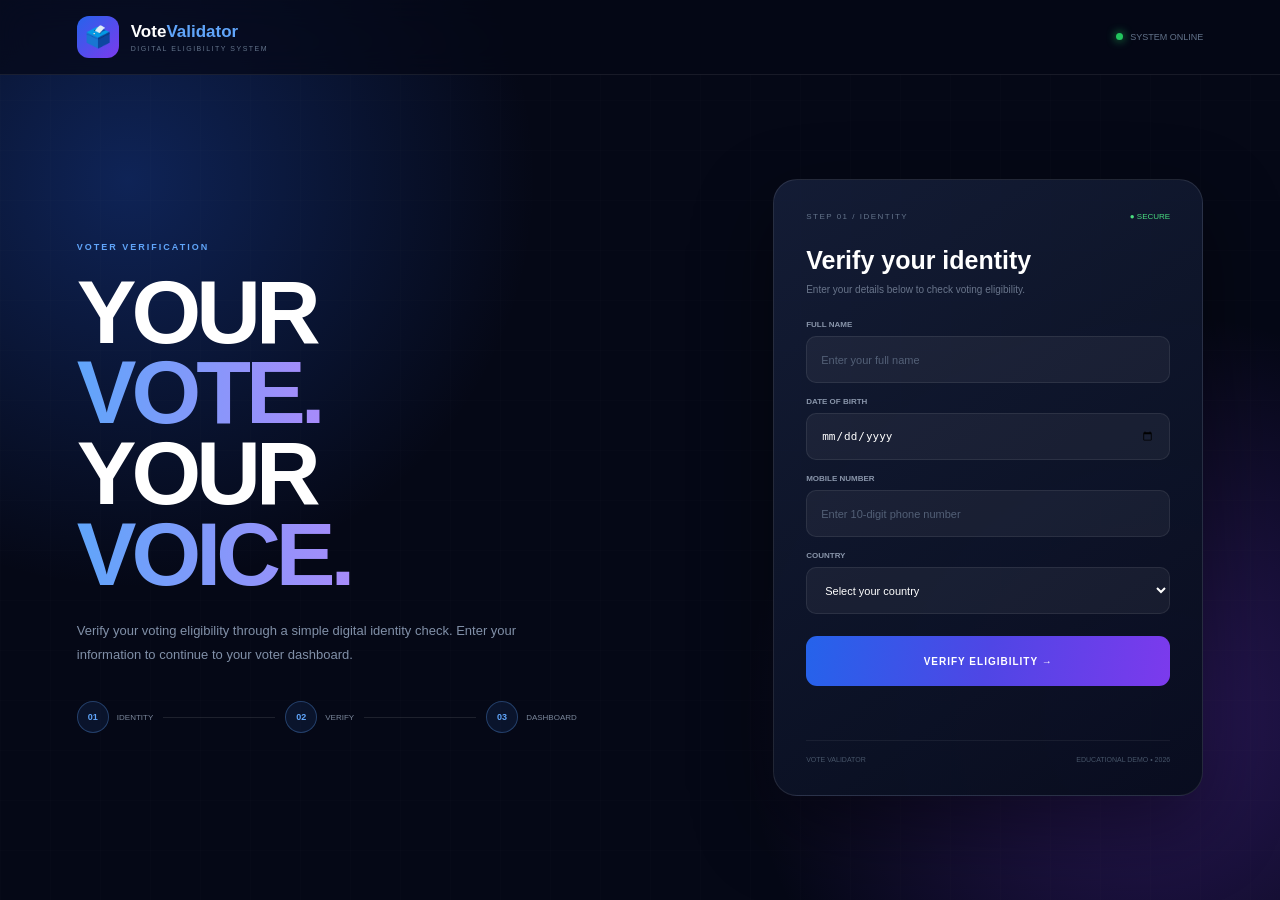
<file: index.html>
<!DOCTYPE html>
<html lang="en">

<head>

    <meta charset="UTF-8">

    <meta name="viewport"
          content="width=device-width, initial-scale=1.0">

    <title>Vote Validator</title>

    <style>

        * {
            margin: 0;
            padding: 0;
            box-sizing: border-box;
        }

        body {
            font-family: Arial, sans-serif;
            min-height: 100vh;
            background: #050816;
            color: white;
            overflow-x: hidden;
        }

        .background {
            position: fixed;
            inset: 0;
            z-index: -1;
            background:
                radial-gradient(circle at 10% 20%,
                rgba(37,99,235,.3),
                transparent 30%),
                radial-gradient(circle at 90% 80%,
                rgba(124,58,237,.3),
                transparent 30%),
                #050816;
        }

        .grid {
            position: absolute;
            inset: 0;
            opacity: .15;
            background-image:
                linear-gradient(rgba(255,255,255,.06) 1px,
                transparent 1px),
                linear-gradient(90deg,
                rgba(255,255,255,.06) 1px,
                transparent 1px);
            background-size: 50px 50px;
        }

        /* NAVBAR */

        .navbar {
            height: 75px;
            padding: 0 6%;
            display: flex;
            align-items: center;
            justify-content: space-between;
            border-bottom: 1px solid rgba(255,255,255,.08);
            background: rgba(5,8,22,.7);
            backdrop-filter: blur(15px);
        }

        .brand {
            display: flex;
            align-items: center;
            gap: 12px;
        }

        .brandIcon {
            width: 42px;
            height: 42px;
            border-radius: 12px;
            display: flex;
            align-items: center;
            justify-content: center;
            background: linear-gradient(135deg,#2563eb,#7c3aed);
            font-size: 21px;
        }

        .brand h2 {
            font-size: 17px;
        }

        .brand h2 span {
            color: #60a5fa;
        }

        .brand small {
            display: block;
            color: #64748b;
            font-size: 7px;
            letter-spacing: 1.5px;
            margin-top: 3px;
        }

        .status {
            color: #64748b;
            font-size: 9px;
        }

        .statusDot {
            display: inline-block;
            width: 7px;
            height: 7px;
            border-radius: 50%;
            background: #22c55e;
            box-shadow: 0 0 10px #22c55e;
            margin-right: 5px;
        }

        /* MAIN */

        .main {
            width: 88%;
            max-width: 1200px;
            min-height: calc(100vh - 75px);
            margin: auto;
            display: grid;
            grid-template-columns: 1fr 430px;
            gap: 70px;
            align-items: center;
        }

        /* LEFT */

        .miniTitle {
            color: #60a5fa;
            font-size: 9px;
            font-weight: bold;
            letter-spacing: 2px;
            margin-bottom: 20px;
        }

        .left h1 {
            font-size: clamp(55px,7vw,90px);
            line-height: .9;
            letter-spacing: -5px;
        }

        .blue {
            background: linear-gradient(90deg,#60a5fa,#a78bfa);
            -webkit-background-clip: text;
            color: transparent;
        }

        .description {
            max-width: 500px;
            color: #8190a8;
            font-size: 13px;
            line-height: 1.8;
            margin-top: 25px;
        }

        .steps {
            display: flex;
            align-items: center;
            max-width: 500px;
            margin-top: 35px;
        }

        .step {
            display: flex;
            align-items: center;
            gap: 8px;
        }

        .stepNumber {
            width: 32px;
            height: 32px;
            border-radius: 50%;
            border: 1px solid rgba(96,165,250,.3);
            background: rgba(59,130,246,.1);
            display: flex;
            align-items: center;
            justify-content: center;
            color: #60a5fa;
            font-size: 9px;
            font-weight: bold;
        }

        .stepText {
            color: #7b879b;
            font-size: 8px;
        }

        .line {
            height: 1px;
            flex: 1;
            background: rgba(255,255,255,.1);
            margin: 0 10px;
        }

        /* CARD */

        .card {
            padding: 32px;
            border-radius: 24px;
            background: linear-gradient(
                145deg,
                rgba(20,29,55,.96),
                rgba(8,13,29,.96)
            );
            border: 1px solid rgba(255,255,255,.1);
            box-shadow: 0 30px 80px rgba(0,0,0,.45);
        }

        .cardTop {
            display: flex;
            justify-content: space-between;
            margin-bottom: 25px;
        }

        .cardLabel {
            color: #64748b;
            font-size: 8px;
            letter-spacing: 1.5px;
        }

        .secure {
            color: #4ade80;
            font-size: 8px;
        }

        .card h2 {
            font-size: 25px;
            margin-bottom: 7px;
        }

        .intro {
            color: #69758b;
            font-size: 10px;
            line-height: 1.6;
            margin-bottom: 22px;
        }

        .field {
            margin-bottom: 14px;
        }

        .field label {
            display: block;
            color: #8995aa;
            font-size: 8px;
            font-weight: bold;
            margin-bottom: 7px;
        }

        input,
        select {
            width: 100%;
            height: 47px;
            border-radius: 10px;
            border: 1px solid rgba(255,255,255,.08);
            background: rgba(255,255,255,.05);
            color: white;
            outline: none;
            padding: 0 14px;
            font-size: 11px;
        }

        select {
            cursor: pointer;
        }

        select option {
            background: #111827;
            color: white;
        }

        input::placeholder {
            color: #536077;
        }

        input:focus,
        select:focus {
            border-color: #3b82f6;
            box-shadow: 0 0 0 3px rgba(59,130,246,.1);
        }

        /* BUTTON */

        .checkButton {
            width: 100%;
            height: 50px;
            margin-top: 8px;
            border: none;
            border-radius: 11px;
            background: linear-gradient(
                100deg,
                #2563eb,
                #4f46e5,
                #7c3aed
            );
            color: white;
            font-size: 10px;
            font-weight: bold;
            letter-spacing: 1px;
            cursor: pointer;
            transition: .25s;
        }

        .checkButton:hover {
            transform: translateY(-2px);
            box-shadow: 0 15px 30px rgba(59,130,246,.3);
        }

        #result {
            min-height: 25px;
            text-align: center;
            margin-top: 14px;
            font-size: 10px;
            font-weight: bold;
        }

        .footer {
            border-top: 1px solid rgba(255,255,255,.06);
            margin-top: 15px;
            padding-top: 15px;
            display: flex;
            justify-content: space-between;
            color: #475569;
            font-size: 7px;
        }

        @media(max-width:900px) {

            body {
                overflow-y: auto;
            }

            .main {
                grid-template-columns: 1fr;
                gap: 40px;
                padding: 50px 0;
            }

            .left {
                text-align: center;
            }

            .description {
                margin-left: auto;
                margin-right: auto;
            }

            .steps {
                margin-left: auto;
                margin-right: auto;
            }

        }

        @media(max-width:500px) {

            .main {
                width: 90%;
            }

            .left h1 {
                font-size: 55px;
                letter-spacing: -3px;
            }

            .card {
                padding: 25px;
            }

        }

    </style>

</head>


<body>

<div class="background">
    <div class="grid"></div>
</div>


<!-- NAVBAR -->

<header class="navbar">

    <div class="brand">

        <div class="brandIcon">
            🗳️
        </div>

        <div>

            <h2>
                Vote<span>Validator</span>
            </h2>

            <small>
                DIGITAL ELIGIBILITY SYSTEM
            </small>

        </div>

    </div>


    <div class="status">

        <span class="statusDot"></span>

        SYSTEM ONLINE

    </div>

</header>



<!-- MAIN -->

<main class="main">


    <!-- LEFT -->

    <section class="left">

        <div class="miniTitle">
            VOTER VERIFICATION
        </div>


        <h1>

            YOUR

            <br>

            <span class="blue">
                VOTE.
            </span>

            <br>

            YOUR

            <br>

            <span class="blue">
                VOICE.
            </span>

        </h1>


        <p class="description">

            Verify your voting eligibility through
            a simple digital identity check.
            Enter your information to continue
            to your voter dashboard.

        </p>


        <div class="steps">

            <div class="step">

                <div class="stepNumber">
                    01
                </div>

                <div class="stepText">
                    IDENTITY
                </div>

            </div>


            <div class="line"></div>


            <div class="step">

                <div class="stepNumber">
                    02
                </div>

                <div class="stepText">
                    VERIFY
                </div>

            </div>


            <div class="line"></div>


            <div class="step">

                <div class="stepNumber">
                    03
                </div>

                <div class="stepText">
                    DASHBOARD
                </div>

            </div>

        </div>

    </section>



    <!-- FORM -->

    <section>

        <div class="card">

            <div class="cardTop">

                <span class="cardLabel">
                    STEP 01 / IDENTITY
                </span>

                <span class="secure">
                    ● SECURE
                </span>

            </div>


            <h2>
                Verify your identity
            </h2>


            <p class="intro">
                Enter your details below to check
                voting eligibility.
            </p>



            <!-- NAME -->

            <div class="field">

                <label>
                    FULL NAME
                </label>

                <input
                    type="text"
                    id="name"
                    autocomplete="name"
                    placeholder="Enter your full name"
                >

            </div>



            <!-- DOB -->

            <div class="field">

                <label>
                    DATE OF BIRTH
                </label>

                <input
                    type="date"
                    id="dob"
                    autocomplete="bday"
                >

            </div>



            <!-- PHONE -->

            <div class="field">

                <label>
                    MOBILE NUMBER
                </label>

                <input
                    type="tel"
                    id="phone"
                    maxlength="10"
                    autocomplete="tel"
                    placeholder="Enter 10-digit phone number"
                >

            </div>



            <!-- COUNTRY -->

            <div class="field">

                <label>
                    COUNTRY
                </label>

                <select
                    id="country"
                    autocomplete="country"
                >

                    <option value="">
                        Select your country
                    </option>

                    <option value="india">
                        India
                    </option>

                    <option value="usa">
                        United States
                    </option>

                    <option value="uk">
                        United Kingdom
                    </option>

                    <option value="canada">
                        Canada
                    </option>

                </select>

            </div>



            <!-- BUTTON -->

            <button
                type="button"
                class="checkButton"
                onclick="checkVote()">

                VERIFY ELIGIBILITY →

            </button>


            <p id="result"></p>


            <div class="footer">

                <span>
                    VOTE VALIDATOR
                </span>

                <span>
                    EDUCATIONAL DEMO • 2026
                </span>

            </div>

        </div>

    </section>

</main>



<!-- IMPORTANT: JAVASCRIPT IS INSIDE THIS FILE -->

<script>

function checkVote() {

    let name =
        document.getElementById("name").value.trim();

    let dob =
        document.getElementById("dob").value;

    let phone =
        document.getElementById("phone").value.trim();

    let country =
        document.getElementById("country").value;

    let result =
        document.getElementById("result");


    /* EMPTY FIELDS */

    if (
        name === "" ||
        dob === "" ||
        phone === "" ||
        country === ""
    ) {

        result.innerHTML =
            "⚠️ Please enter all details.";

        result.style.color = "#fbbf24";

        return;
    }


    /* PHONE */

    if (!/^[0-9]{10}$/.test(phone)) {

        result.innerHTML =
            "⚠️ Enter a valid 10-digit phone number.";

        result.style.color = "#fbbf24";

        return;
    }


    /* COUNTRY */

    if (country !== "india") {

        result.innerHTML =
            "❌ Please select India.";

        result.style.color = "#f87171";

        return;
    }


    /* AGE */

    let birthDate = new Date(dob);

    let today = new Date();

    let age =
        today.getFullYear() -
        birthDate.getFullYear();

    let month =
        today.getMonth() -
        birthDate.getMonth();


    if (
        month < 0 ||
        (
            month === 0 &&
            today.getDate() < birthDate.getDate()
        )
    ) {

        age--;

    }


    /* UNDER 18 */

    if (age < 18) {

        result.innerHTML =
            "❌ " + name +
            ", you are not eligible to vote.";

        result.style.color = "#f87171";

        return;
    }


    /* ELIGIBLE */

    result.innerHTML =
        "✓ Eligibility verified. Opening dashboard...";

    result.style.color = "#4ade80";


    /* SAVE DATA */

    localStorage.setItem(
        "voterName",
        name
    );

    localStorage.setItem(
        "voterAge",
        age
    );

    localStorage.setItem(
        "voterPhone",
        phone
    );


    /* DASHBOARD REDIRECT */

    setTimeout(function() {

        window.location.href =
            "dashboard.html";

    }, 1000);

}

</script>


</body>

</html>
</file>
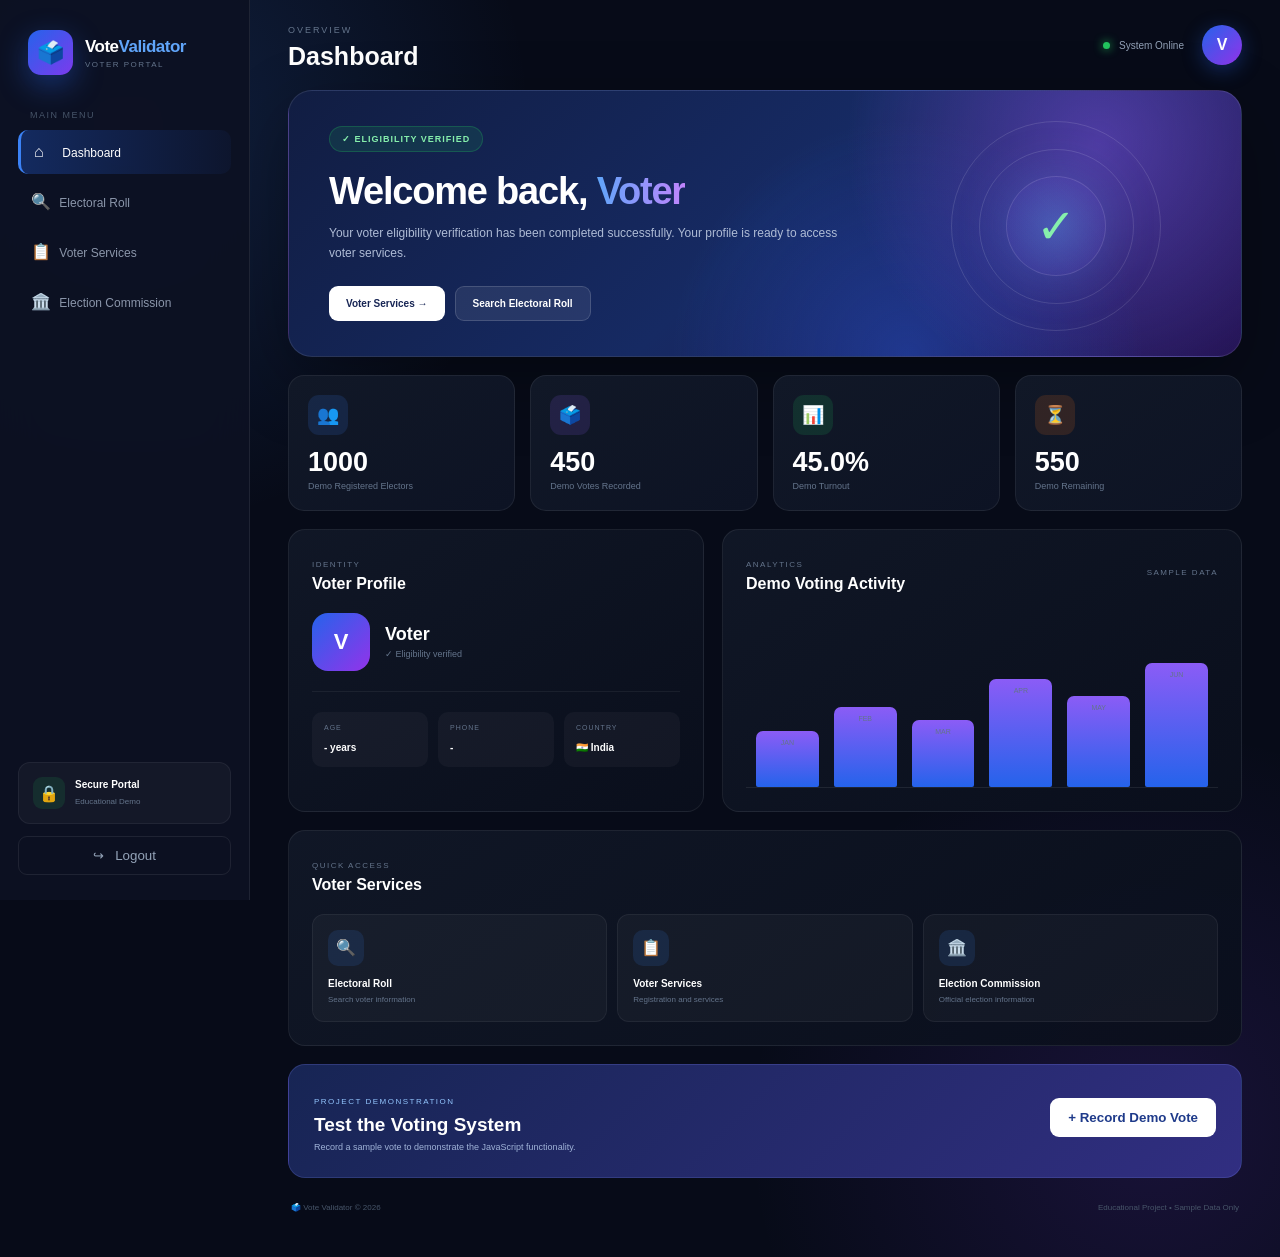
<file: dashboard.html>
<!DOCTYPE html>
<html lang="en">

<head>

    <meta charset="UTF-8">

    <meta name="viewport"
          content="width=device-width, initial-scale=1.0">

    <title>Vote Validator Dashboard</title>


    <style>

        * {
            margin: 0;
            padding: 0;
            box-sizing: border-box;
        }


        body {
            font-family: "Segoe UI", Arial, sans-serif;

            background:
                radial-gradient(
                    circle at 10% 10%,
                    rgba(59,130,246,0.18),
                    transparent 25%
                ),
                radial-gradient(
                    circle at 90% 90%,
                    rgba(124,58,237,0.15),
                    transparent 25%
                ),
                #070b18;

            color: white;

            min-height: 100vh;
        }


        /* ==============================
           SIDEBAR
        ============================== */

        .sidebar {

            position: fixed;

            left: 0;
            top: 0;
            bottom: 0;

            width: 250px;

            background: rgba(13,18,35,0.94);

            border-right: 1px solid rgba(255,255,255,0.08);

            padding: 25px 18px;

            display: flex;

            flex-direction: column;

            backdrop-filter: blur(20px);

            z-index: 10;
        }


        .logo {

            display: flex;

            align-items: center;

            gap: 12px;

            padding: 5px 10px 35px;
        }


        .logoIcon {

            width: 45px;
            height: 45px;

            border-radius: 13px;

            display: flex;

            align-items: center;
            justify-content: center;

            background:
                linear-gradient(
                    135deg,
                    #2563eb,
                    #7c3aed
                );

            font-size: 22px;

            box-shadow:
                0 10px 30px rgba(37,99,235,0.4);
        }


        .logo h2 {

            font-size: 17px;

            letter-spacing: -0.5px;
        }


        .logo span {

            color: #60a5fa;
        }


        .logo small {

            display: block;

            color: #64748b;

            font-size: 8px;

            letter-spacing: 1.5px;

            margin-top: 3px;
        }


        .menuTitle {

            color: #475569;

            font-size: 9px;

            letter-spacing: 1.5px;

            padding: 0 12px;

            margin-bottom: 10px;
        }


        .menu {

            display: flex;

            flex-direction: column;

            gap: 5px;
        }


        .menu button {

            border: none;

            background: transparent;

            color: #8b96aa;

            text-align: left;

            padding: 13px;

            border-radius: 10px;

            cursor: pointer;

            font-size: 12px;

            transition: 0.25s;
        }


        .menu button:hover {

            background: rgba(59,130,246,0.12);

            color: white;
        }


        .menu button.active {

            background:
                linear-gradient(
                    90deg,
                    rgba(37,99,235,0.3),
                    rgba(37,99,235,0.05)
                );

            color: white;

            border-left: 3px solid #3b82f6;
        }


        .menuIcon {

            display: inline-block;

            width: 25px;

            font-size: 16px;
        }


        .sideBottom {

            margin-top: auto;
        }


        .security {

            background: rgba(255,255,255,0.035);

            border: 1px solid rgba(255,255,255,0.06);

            border-radius: 12px;

            padding: 14px;

            display: flex;

            gap: 10px;

            align-items: center;

            margin-bottom: 12px;
        }


        .securityIcon {

            width: 32px;
            height: 32px;

            border-radius: 9px;

            background: rgba(34,197,94,0.12);

            display: flex;

            align-items: center;
            justify-content: center;
        }


        .security strong {

            display: block;

            font-size: 10px;
        }


        .security small {

            color: #64748b;

            font-size: 8px;
        }


        .logout {

            width: 100%;

            padding: 11px;

            border-radius: 9px;

            border: 1px solid rgba(255,255,255,0.08);

            background: transparent;

            color: #94a3b8;

            cursor: pointer;
        }


        .logout:hover {

            background: #ef4444;

            color: white;

            border-color: #ef4444;
        }


        /* ==============================
           MAIN
        ============================== */

        .main {

            margin-left: 250px;

            padding: 0 38px 35px;

            min-height: 100vh;
        }


        /* TOP BAR */

        .topbar {

            height: 90px;

            display: flex;

            align-items: center;

            justify-content: space-between;
        }


        .topbar small {

            color: #64748b;

            font-size: 9px;

            letter-spacing: 2px;
        }


        .topbar h1 {

            font-size: 25px;

            margin-top: 5px;
        }


        .topRight {

            display: flex;

            align-items: center;

            gap: 18px;
        }


        .online {

            color: #94a3b8;

            font-size: 10px;
        }


        .online i {

            display: inline-block;

            width: 7px;
            height: 7px;

            border-radius: 50%;

            background: #22c55e;

            box-shadow: 0 0 10px #22c55e;

            margin-right: 6px;
        }


        .userCircle {

            width: 40px;
            height: 40px;

            border-radius: 50%;

            display: flex;

            align-items: center;
            justify-content: center;

            background:
                linear-gradient(
                    135deg,
                    #2563eb,
                    #9333ea
                );

            font-weight: bold;

            box-shadow:
                0 5px 20px rgba(37,99,235,0.35);
        }


        /* ==============================
           HERO
        ============================== */

        .hero {

            min-height: 260px;

            border-radius: 24px;

            padding: 35px 40px;

            position: relative;

            overflow: hidden;

            background:
                radial-gradient(
                    circle at 85% 20%,
                    rgba(139,92,246,0.45),
                    transparent 30%
                ),
                radial-gradient(
                    circle at 65% 100%,
                    rgba(37,99,235,0.35),
                    transparent 35%
                ),
                linear-gradient(
                    135deg,
                    #111d42,
                    #162a63,
                    #251456
                );

            border: 1px solid rgba(255,255,255,0.1);

            box-shadow:
                0 25px 70px rgba(0,0,0,0.3);
        }


        .heroContent {

            position: relative;

            z-index: 2;

            max-width: 600px;
        }


        .verified {

            display: inline-flex;

            align-items: center;

            gap: 7px;

            padding: 7px 12px;

            border-radius: 30px;

            background: rgba(34,197,94,0.12);

            border: 1px solid rgba(34,197,94,0.25);

            color: #86efac;

            font-size: 9px;

            font-weight: bold;

            letter-spacing: 1px;
        }


        .hero h2 {

            font-size: 38px;

            margin-top: 18px;

            letter-spacing: -1.2px;
        }


        .hero h2 span {

            background:
                linear-gradient(
                    90deg,
                    #60a5fa,
                    #c084fc
                );

            -webkit-background-clip: text;

            color: transparent;
        }


        .hero p {

            color: #aebbd5;

            font-size: 12px;

            line-height: 1.7;

            margin-top: 10px;

            max-width: 510px;
        }


        .heroButtons {

            display: flex;

            gap: 10px;

            margin-top: 22px;
        }


        .heroButtons button {

            border: none;

            padding: 11px 17px;

            border-radius: 9px;

            cursor: pointer;

            font-weight: bold;

            font-size: 10px;

            background: white;

            color: #172554;

            transition: 0.2s;
        }


        .heroButtons button:hover {

            transform: translateY(-2px);

            box-shadow:
                0 10px 25px rgba(0,0,0,0.2);
        }


        .heroButtons .secondary {

            background: rgba(255,255,255,0.08);

            color: white;

            border: 1px solid rgba(255,255,255,0.15);
        }


        /* HERO CIRCLE */

        .heroGraphic {

            position: absolute;

            right: 70px;

            top: 30px;

            width: 220px;

            height: 220px;
        }


        .circle1,
        .circle2,
        .circle3 {

            position: absolute;

            border-radius: 50%;

            border: 1px solid rgba(255,255,255,0.12);
        }


        .circle1 {

            width: 210px;
            height: 210px;

            top: 0;
            left: 0;
        }


        .circle2 {

            width: 155px;
            height: 155px;

            top: 28px;
            left: 28px;
        }


        .circle3 {

            width: 100px;
            height: 100px;

            top: 55px;
            left: 55px;

            background:
                radial-gradient(
                    circle,
                    rgba(96,165,250,0.35),
                    rgba(124,58,237,0.1)
                );

            box-shadow:
                0 0 50px rgba(96,165,250,0.25);
        }


        .check {

            position: absolute;

            width: 100px;
            height: 100px;

            top: 55px;
            left: 55px;

            display: flex;

            align-items: center;
            justify-content: center;

            font-size: 48px;

            color: #86efac;
        }


        /* ==============================
           STATS
        ============================== */

        .stats {

            display: grid;

            grid-template-columns:
                repeat(4, 1fr);

            gap: 15px;

            margin: 18px 0;
        }


        .stat {

            background:
                linear-gradient(
                    145deg,
                    #111827,
                    #0d1324
                );

            border: 1px solid rgba(255,255,255,0.07);

            border-radius: 16px;

            padding: 19px;

            position: relative;

            overflow: hidden;

            transition: 0.25s;
        }


        .stat:hover {

            transform: translateY(-4px);

            border-color:
                rgba(96,165,250,0.25);
        }


        .statTop {

            display: flex;

            justify-content: space-between;

            align-items: center;
        }


        .statIcon {

            width: 40px;
            height: 40px;

            border-radius: 11px;

            display: flex;

            align-items: center;
            justify-content: center;

            font-size: 18px;
        }


        .blue {
            background: rgba(59,130,246,0.14);
        }


        .purple {
            background: rgba(139,92,246,0.14);
        }


        .green {
            background: rgba(34,197,94,0.14);
        }


        .orange {
            background: rgba(249,115,22,0.14);
        }


        .stat small {

            color: #64748b;

            font-size: 8px;

            letter-spacing: 1px;
        }


        .stat h3 {

            font-size: 27px;

            margin-top: 12px;
        }


        .stat p {

            color: #64748b;

            font-size: 9px;

            margin-top: 3px;
        }


        /* ==============================
           GRID
        ============================== */

        .grid {

            display: grid;

            grid-template-columns:
                1fr 1.25fr;

            gap: 18px;

            margin-top: 18px;
        }


        .card {

            background:
                linear-gradient(
                    145deg,
                    rgba(17,24,39,0.95),
                    rgba(10,15,28,0.95)
                );

            border: 1px solid rgba(255,255,255,0.07);

            border-radius: 17px;

            padding: 23px;
        }


        .cardTitle {

            display: flex;

            align-items: center;

            justify-content: space-between;

            margin-bottom: 20px;
        }


        .cardTitle small {

            color: #64748b;

            font-size: 8px;

            letter-spacing: 1.5px;
        }


        .cardTitle h3 {

            font-size: 16px;

            margin-top: 4px;
        }


        /* PROFILE */

        .profile {

            display: flex;

            align-items: center;

            gap: 15px;

            padding-bottom: 20px;

            border-bottom:
                1px solid rgba(255,255,255,0.06);
        }


        .profileAvatar {

            width: 58px;
            height: 58px;

            border-radius: 16px;

            background:
                linear-gradient(
                    135deg,
                    #2563eb,
                    #9333ea
                );

            display: flex;

            align-items: center;
            justify-content: center;

            font-size: 22px;

            font-weight: bold;
        }


        .profile h2 {

            font-size: 18px;
        }


        .profile p {

            color: #64748b;

            font-size: 9px;

            margin-top: 4px;
        }


        .profileDetails {

            display: grid;

            grid-template-columns:
                repeat(3, 1fr);

            gap: 10px;

            margin-top: 20px;
        }


        .detail {

            background: rgba(255,255,255,0.035);

            padding: 12px;

            border-radius: 10px;
        }


        .detail span {

            display: block;

            color: #64748b;

            font-size: 7px;

            letter-spacing: 1px;

            margin-bottom: 6px;
        }


        .detail strong {

            font-size: 10px;
        }


        /* CHART */

        .chart {

            height: 175px;

            display: flex;

            align-items: end;

            gap: 15px;

            padding:
                15px 10px 0;

            border-bottom:
                1px solid rgba(255,255,255,0.08);
        }


        .chartBar {

            flex: 1;

            border-radius:
                7px 7px 2px 2px;

            background:
                linear-gradient(
                    to top,
                    #2563eb,
                    #8b5cf6
                );

            position: relative;

            min-width: 15px;

            transition: 0.3s;
        }


        .chartBar:hover {

            filter: brightness(1.3);

            transform: scaleY(1.03);
        }


        .chartLabel {

            text-align: center;

            color: #64748b;

            font-size: 7px;

            margin-top: 8px;
        }


        /* ==============================
           SERVICES
        ============================== */

        .services {

            display: grid;

            grid-template-columns:
                repeat(3,1fr);

            gap: 10px;
        }


        .service {

            background:
                rgba(255,255,255,0.035);

            border: 1px solid rgba(255,255,255,0.06);

            border-radius: 12px;

            padding: 15px;

            cursor: pointer;

            transition: 0.2s;
        }


        .service:hover {

            background:
                rgba(59,130,246,0.08);

            transform: translateY(-3px);
        }


        .serviceIcon {

            width: 36px;
            height: 36px;

            border-radius: 10px;

            background: rgba(59,130,246,0.13);

            display: flex;

            align-items: center;
            justify-content: center;

            margin-bottom: 12px;
        }


        .service strong {

            display: block;

            font-size: 10px;
        }


        .service p {

            color: #64748b;

            font-size: 8px;

            line-height: 1.5;

            margin-top: 5px;
        }


        /* ==============================
           DEMO ACTION
        ============================== */

        .demo {

            margin-top: 18px;

            border-radius: 17px;

            padding: 25px;

            background:
                linear-gradient(
                    135deg,
                    #172554,
                    #312e81
                );

            border: 1px solid
                rgba(129,140,248,0.2);

            display: flex;

            align-items: center;

            justify-content: space-between;
        }


        .demo small {

            color: #93c5fd;

            font-size: 8px;

            letter-spacing: 1.5px;
        }


        .demo h2 {

            font-size: 19px;

            margin: 6px 0;
        }


        .demo p {

            color: #9fb2d7;

            font-size: 9px;
        }


        .demo button {

            border: none;

            padding: 12px 18px;

            border-radius: 9px;

            background: white;

            color: #1e3a8a;

            font-weight: bold;

            cursor: pointer;
        }


        #demoMessage {

            color: #86efac;

            font-size: 9px;

            margin-top: 7px;
        }


        /* ==============================
           FOOTER
        ============================== */

        footer {

            display: flex;

            justify-content: space-between;

            padding: 25px 3px 10px;

            color: #475569;

            font-size: 8px;
        }


        /* ==============================
           RESPONSIVE
        ============================== */

        @media(max-width:1000px) {

            .stats {

                grid-template-columns:
                    repeat(2,1fr);
            }

            .grid {

                grid-template-columns: 1fr;
            }

            .heroGraphic {

                opacity: 0.4;

                right: 20px;
            }

        }


        @media(max-width:700px) {

            .sidebar {

                width: 70px;

                padding: 20px 8px;
            }

            .logo h2,
            .logo small,
            .menuTitle,
            .menu button span:last-child,
            .security div,
            .logout span {

                display: none;
            }

            .logo {

                justify-content: center;

                padding-bottom: 30px;
            }

            .menu button {

                text-align: center;

                padding: 13px 5px;
            }

            .main {

                margin-left: 70px;

                padding: 0 15px;
            }

            .hero {

                padding: 25px;
            }

            .hero h2 {

                font-size: 27px;
            }

            .heroGraphic {

                display: none;
            }

            .services {

                grid-template-columns: 1fr;
            }

            .demo {

                flex-direction: column;

                align-items: flex-start;

                gap: 18px;
            }

            footer {

                flex-direction: column;

                gap: 8px;
            }
        }


        @media(max-width:500px) {

            .stats {

                grid-template-columns: 1fr;
            }

            .profileDetails {

                grid-template-columns: 1fr;
            }

            .heroButtons {

                flex-direction: column;
            }

            .heroButtons button {

                width: 100%;
            }
        }

    </style>

</head>


<body>


    <!-- SIDEBAR -->

    <aside class="sidebar">

        <div class="logo">

            <div class="logoIcon">
                🗳️
            </div>

            <div>

                <h2>
                    Vote<span>Validator</span>
                </h2>

                <small>
                    VOTER PORTAL
                </small>

            </div>

        </div>


        <p class="menuTitle">
            MAIN MENU
        </p>


        <div class="menu">

            <button class="active">
                <span class="menuIcon">⌂</span>
                Dashboard
            </button>


            <button onclick="openElectoralSearch()">
                <span class="menuIcon">🔍</span>
                Electoral Roll
            </button>


            <button onclick="openVoterServices()">
                <span class="menuIcon">📋</span>
                Voter Services
            </button>


            <button onclick="openECI()">
                <span class="menuIcon">🏛️</span>
                Election Commission
            </button>

        </div>


        <div class="sideBottom">

            <div class="security">

                <div class="securityIcon">
                    🔒
                </div>

                <div>

                    <strong>
                        Secure Portal
                    </strong>

                    <small>
                        Educational Demo
                    </small>

                </div>

            </div>


            <button class="logout"
                    onclick="logout()">

                ↪ &nbsp; Logout

            </button>

        </div>

    </aside>



    <!-- MAIN -->

    <main class="main">


        <!-- TOP -->

        <header class="topbar">

            <div>

                <small>
                    OVERVIEW
                </small>

                <h1>
                    Dashboard
                </h1>

            </div>


            <div class="topRight">

                <div class="online">

                    <i></i>

                    System Online

                </div>


                <div class="userCircle"
                     id="avatarLetter">

                    V

                </div>

            </div>

        </header>



        <!-- HERO -->

        <section class="hero">


            <div class="heroContent">

                <div class="verified">

                    ✓

                    ELIGIBILITY VERIFIED

                </div>


                <h2>

                    Welcome back,

                    <span id="userName">
                        Voter
                    </span>

                </h2>


                <p>

                    Your voter eligibility verification has
                    been completed successfully. Your profile
                    is ready to access voter services.

                </p>


                <div class="heroButtons">

                    <button onclick="openVoterServices()">

                        Voter Services →

                    </button>


                    <button class="secondary"
                            onclick="openElectoralSearch()">

                        Search Electoral Roll

                    </button>

                </div>

            </div>



            <div class="heroGraphic">

                <div class="circle1"></div>

                <div class="circle2"></div>

                <div class="circle3"></div>

                <div class="check">
                    ✓
                </div>

            </div>

        </section>



        <!-- STATS -->

        <section class="stats">


            <div class="stat">

                <div class="statTop">

                    <div class="statIcon blue">
                        👥
                    </div>

                </div>

                <h3 id="totalVoters">
                    1000
                </h3>

                <p>
                    Demo Registered Electors
                </p>

            </div>



            <div class="stat">

                <div class="statTop">

                    <div class="statIcon purple">
                        🗳️
                    </div>

                </div>

                <h3 id="votesCast">
                    450
                </h3>

                <p>
                    Demo Votes Recorded
                </p>

            </div>



            <div class="stat">

                <div class="statTop">

                    <div class="statIcon green">
                        📊
                    </div>

                </div>

                <h3 id="turnout">
                    45%
                </h3>

                <p>
                    Demo Turnout
                </p>

            </div>



            <div class="stat">

                <div class="statTop">

                    <div class="statIcon orange">
                        ⏳
                    </div>

                </div>

                <h3 id="remaining">
                    550
                </h3>

                <p>
                    Demo Remaining
                </p>

            </div>


        </section>



        <!-- PROFILE + CHART -->

        <section class="grid">


            <!-- PROFILE -->

            <div class="card">

                <div class="cardTitle">

                    <div>

                        <small>
                            IDENTITY
                        </small>

                        <h3>
                            Voter Profile
                        </h3>

                    </div>

                </div>


                <div class="profile">

                    <div class="profileAvatar"
                         id="profileLetter">

                        V

                    </div>


                    <div>

                        <h2 id="profileName">
                            Voter
                        </h2>

                        <p>
                            ✓ Eligibility verified
                        </p>

                    </div>

                </div>


                <div class="profileDetails">


                    <div class="detail">

                        <span>
                            AGE
                        </span>

                        <strong id="displayAge">
                            -
                        </strong>

                    </div>


                    <div class="detail">

                        <span>
                            PHONE
                        </span>

                        <strong id="displayPhone">
                            -
                        </strong>

                    </div>


                    <div class="detail">

                        <span>
                            COUNTRY
                        </span>

                        <strong>
                            🇮🇳 India
                        </strong>

                    </div>


                </div>

            </div>



            <!-- CHART -->

            <div class="card">

                <div class="cardTitle">

                    <div>

                        <small>
                            ANALYTICS
                        </small>

                        <h3>
                            Demo Voting Activity
                        </h3>

                    </div>

                    <small>
                        SAMPLE DATA
                    </small>

                </div>


                <div class="chart">

                    <div style="height:35%"
                         class="chartBar">

                        <div class="chartLabel">
                            JAN
                        </div>

                    </div>


                    <div style="height:50%"
                         class="chartBar">

                        <div class="chartLabel">
                            FEB
                        </div>

                    </div>


                    <div style="height:42%"
                         class="chartBar">

                        <div class="chartLabel">
                            MAR
                        </div>

                    </div>


                    <div style="height:68%"
                         class="chartBar">

                        <div class="chartLabel">
                            APR
                        </div>

                    </div>


                    <div style="height:57%"
                         class="chartBar">

                        <div class="chartLabel">
                            MAY
                        </div>

                    </div>


                    <div style="height:78%"
                         class="chartBar">

                        <div class="chartLabel">
                            JUN
                        </div>

                    </div>

                </div>

            </div>


        </section>



        <!-- SERVICES -->

        <section class="card"
                 style="margin-top:18px;">


            <div class="cardTitle">

                <div>

                    <small>
                        QUICK ACCESS
                    </small>

                    <h3>
                        Voter Services
                    </h3>

                </div>

            </div>


            <div class="services">


                <div class="service"
                     onclick="openElectoralSearch()">

                    <div class="serviceIcon">
                        🔍
                    </div>

                    <strong>
                        Electoral Roll
                    </strong>

                    <p>
                        Search voter information
                    </p>

                </div>



                <div class="service"
                     onclick="openVoterServices()">

                    <div class="serviceIcon">
                        📋
                    </div>

                    <strong>
                        Voter Services
                    </strong>

                    <p>
                        Registration and services
                    </p>

                </div>



                <div class="service"
                     onclick="openECI()">

                    <div class="serviceIcon">
                        🏛️
                    </div>

                    <strong>
                        Election Commission
                    </strong>

                    <p>
                        Official election information
                    </p>

                </div>


            </div>

        </section>



        <!-- DEMO -->

        <section class="demo">


            <div>

                <small>
                    PROJECT DEMONSTRATION
                </small>

                <h2>
                    Test the Voting System
                </h2>

                <p>
                    Record a sample vote to demonstrate
                    the JavaScript functionality.
                </p>

            </div>


            <div>

                <button onclick="recordDemoVote()">

                    + Record Demo Vote

                </button>

                <div id="demoMessage"></div>

            </div>


        </section>



        <footer>

            <span>
                🗳️ Vote Validator © 2026
            </span>

            <span>
                Educational Project • Sample Data Only
            </span>

        </footer>


    </main>



    <!-- JAVASCRIPT -->

    <script>


        /* GET VOTER DATA */

        let voterName =
            localStorage.getItem("voterName") || "Voter";

        let voterAge =
            localStorage.getItem("voterAge") || "-";

        let voterPhone =
            localStorage.getItem("voterPhone") || "-";


        /* DISPLAY NAME */

        document.getElementById("userName")
            .textContent = voterName;


        document.getElementById("profileName")
            .textContent = voterName;


        document.getElementById("displayAge")
            .textContent =
            voterAge + " years";


        document.getElementById("displayPhone")
            .textContent = voterPhone;


        /* AVATAR */

        let firstLetter =
            voterName.charAt(0).toUpperCase();


        document.getElementById("avatarLetter")
            .textContent = firstLetter;


        document.getElementById("profileLetter")
            .textContent = firstLetter;



        /* DEMO DATA */

        let totalVoters = 1000;


        let votesCast =
            Number(
                localStorage.getItem("demoVotes")
            ) || 450;



        /* UPDATE */

        function updateDashboard() {

            let remaining =
                totalVoters - votesCast;


            let turnout =
                (votesCast / totalVoters) * 100;


            document.getElementById(
                "totalVoters"
            ).textContent = totalVoters;


            document.getElementById(
                "votesCast"
            ).textContent = votesCast;


            document.getElementById(
                "remaining"
            ).textContent = remaining;


            document.getElementById(
                "turnout"
            ).textContent =
                turnout.toFixed(1) + "%";
        }



        /* DEMO VOTE */

        function recordDemoVote() {

            if (votesCast >= totalVoters) {

                document.getElementById(
                    "demoMessage"
                ).textContent =
                    "All demo votes have been recorded.";

                return;
            }


            votesCast++;


            localStorage.setItem(
                "demoVotes",
                votesCast
            );


            updateDashboard();


            document.getElementById(
                "demoMessage"
            ).textContent =
                "✓ Demo vote recorded successfully.";
        }



        /* LOGOUT */

        function logout() {

            window.location.href =
                "index.html";
        }



        /* OFFICIAL SERVICES */

        function openElectoralSearch() {

            window.open(
                "https://electoralsearch.eci.gov.in/",
                "_blank"
            );
        }


        function openVoterServices() {

            window.open(
                "https://voters.eci.gov.in/",
                "_blank"
            );
        }


        function openECI() {

            window.open(
                "https://www.eci.gov.in/",
                "_blank"
            );
        }



        /* START */

        updateDashboard();

    </script>


</body>

</html>
</file>
